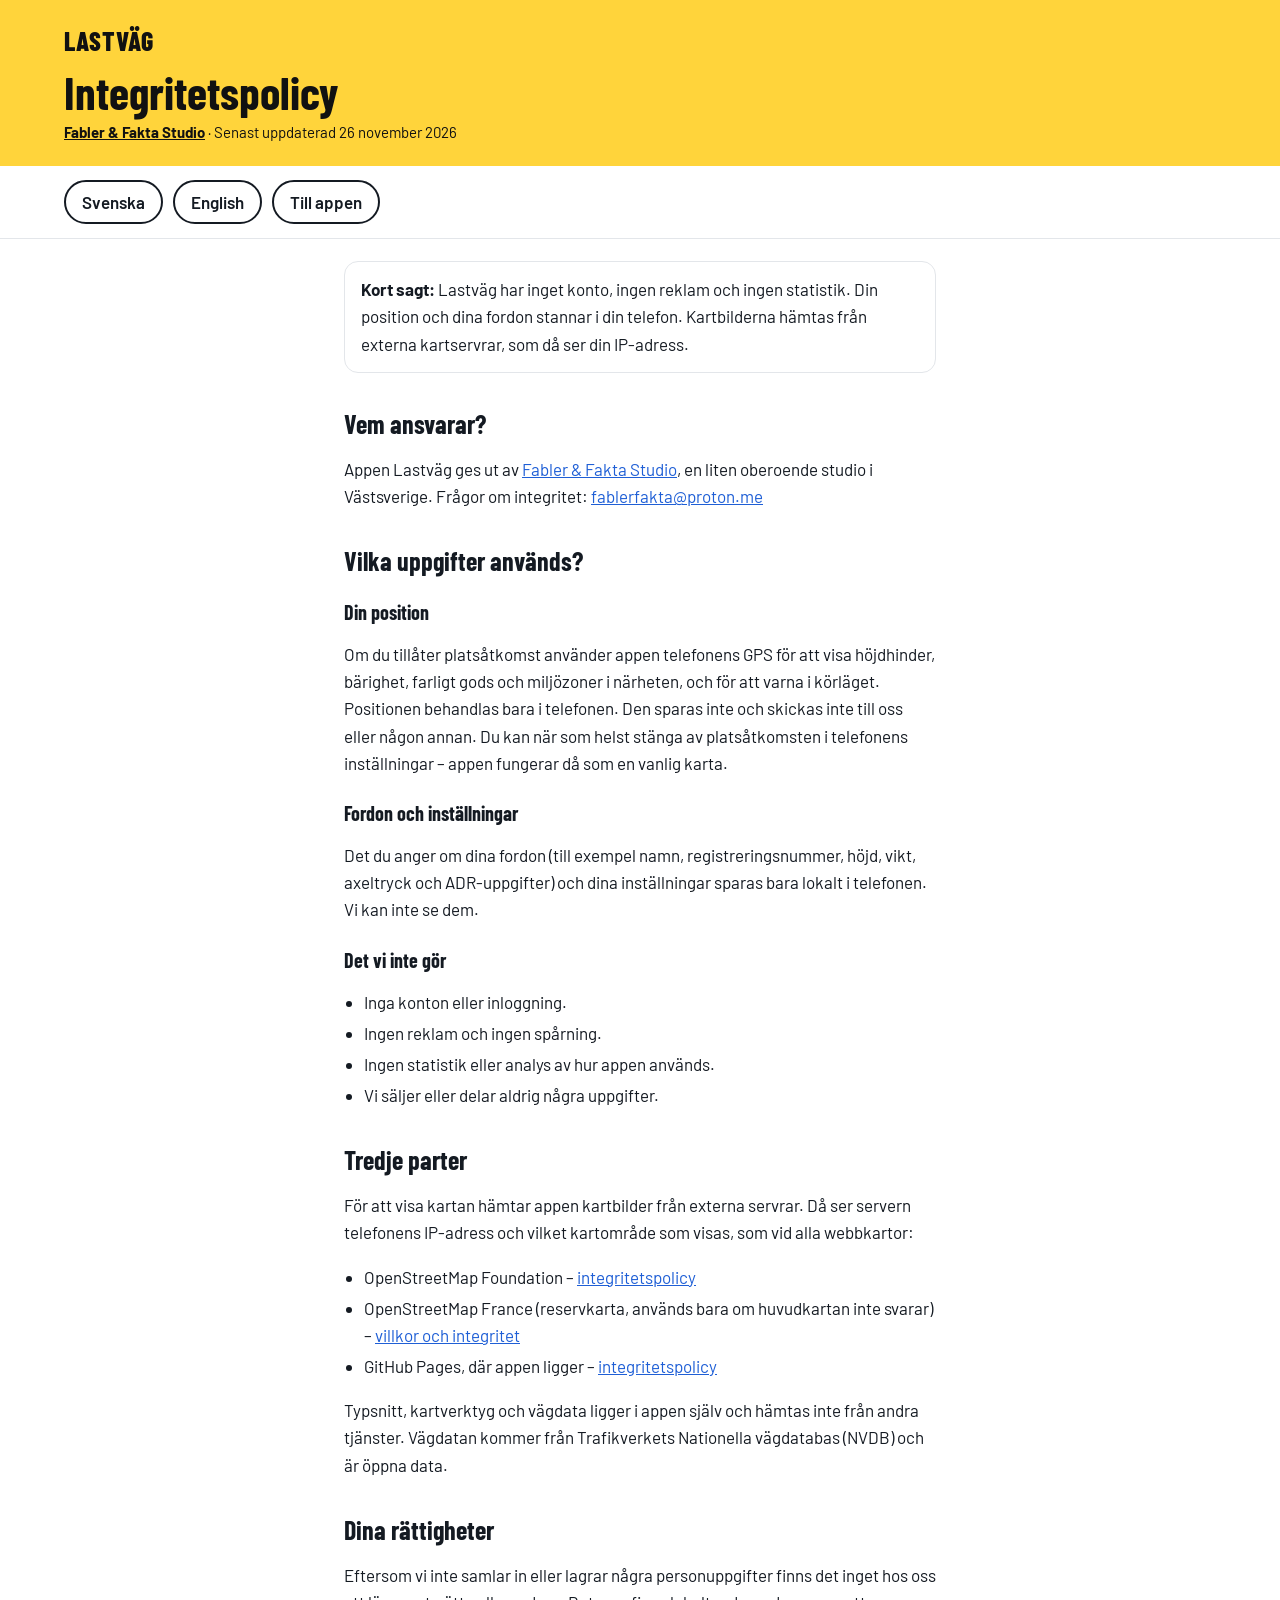
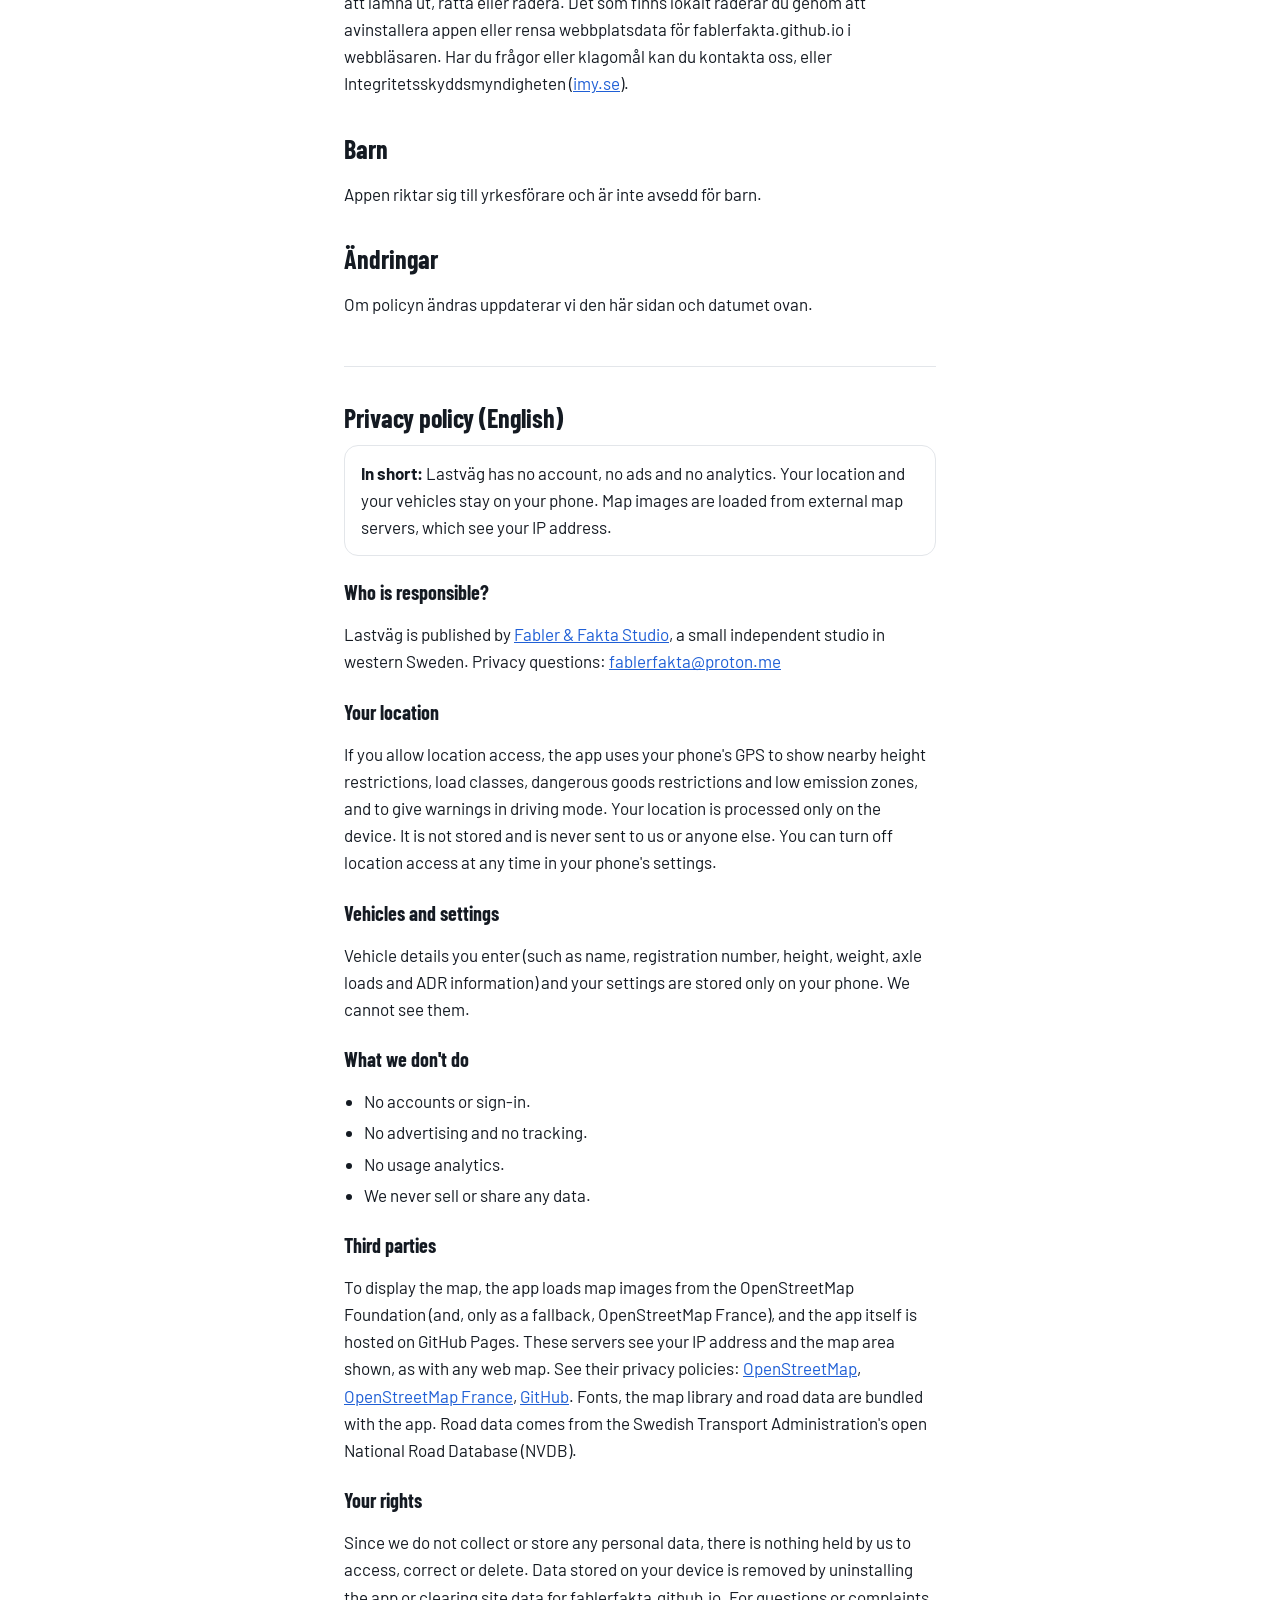
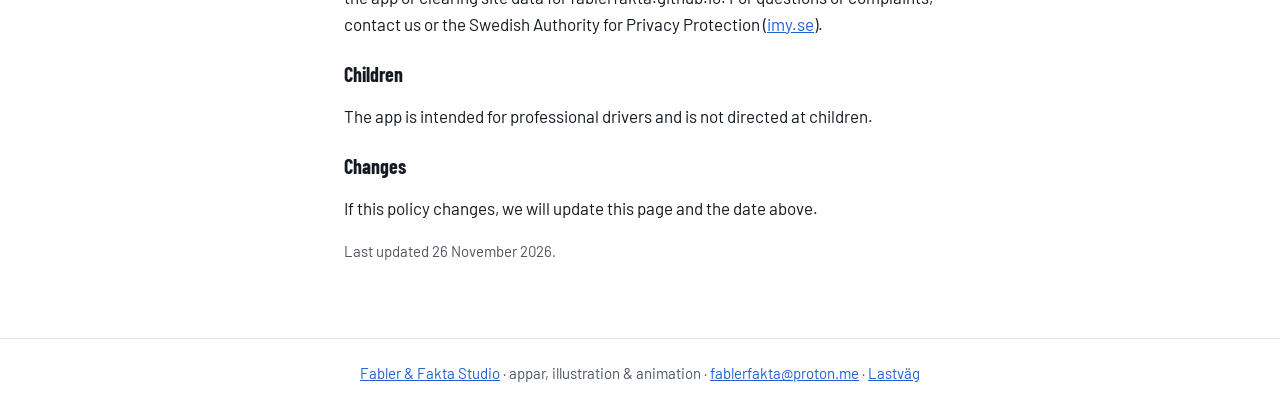
<file: integritet.html>
<!DOCTYPE html>
<html lang="sv">
<head>
<meta charset="utf-8">
<meta name="viewport" content="width=device-width, initial-scale=1">
<title>Integritetspolicy – Lastväg</title>
<meta name="description" content="Integritetspolicy för appen Lastväg från Fabler & Fakta Studio.">
<link rel="icon" href="icon.svg" type="image/svg+xml">
<link rel="stylesheet" href="lib/fonts/fonts.css">
<style>
  /* Integritetspolicy – samma uttryck som appen: gul vägskylt, svart text, lugn läsning */
  :root{color-scheme:light dark;--bg:light-dark(#ffffff,#0F1318);--ink:light-dark(#141A22,#E9ECF1);--muted:light-dark(#4D5562,#A3ACB9);--linje:light-dark(#E3E6EA,#2A313C);--lank:light-dark(#1F5FD6,#8DB5FF)}
  *{box-sizing:border-box}
  body{margin:0;background:var(--bg);color:var(--ink);font:17px/1.6 'Barlow',system-ui,sans-serif}
  header{background:#FFD43B;color:#111;padding:28px max(5vw,18px) 22px}
  header .brand{font:800 26px/1 'Barlow Condensed',system-ui,sans-serif;letter-spacing:1px}
  header h1{margin:14px 0 4px;font:700 clamp(32px,6vw,46px)/1.05 'Barlow Condensed',system-ui,sans-serif}
  header p{margin:0;font-size:15px}
  nav.sprak{display:flex;gap:10px;flex-wrap:wrap;padding:14px max(5vw,18px);border-bottom:1px solid var(--linje)}
  nav.sprak a{display:inline-flex;align-items:center;min-height:44px;padding:0 16px;border-radius:999px;border:2px solid currentColor;color:var(--ink);text-decoration:none;font-weight:600}
  main{max-width:720px;margin:0 auto;padding:10px max(5vw,18px) 60px}
  h2{font:700 26px/1.15 'Barlow Condensed',system-ui,sans-serif;margin:36px 0 6px}
  h3{font:700 20px/1.2 'Barlow Condensed',system-ui,sans-serif;margin:24px 0 4px}
  a{color:var(--lank)}
  ul{padding-left:20px}
  li{margin:4px 0}
  .kort{border:1px solid var(--linje);border-radius:14px;padding:14px 16px;margin:12px 0}
  .muted{color:var(--muted);font-size:15px}
  header a.studio{color:#111;font-weight:700}
  .sidfot{border-top:1px solid var(--linje);padding:22px max(5vw,18px) 34px;text-align:center;font-size:15px;color:var(--muted)}
  .sidfot a{color:var(--lank)}
  hr{border:0;border-top:1px solid var(--linje);margin:48px 0 0}
</style>
</head>
<body>
<header>
  <div class="brand">LASTVÄG</div>
  <h1>Integritetspolicy</h1>
  <p><a class="studio" href="https://fablerfakta.github.io">Fabler &amp; Fakta Studio</a> · Senast uppdaterad 26 november 2026</p>
</header>
<nav class="sprak" aria-label="Språk"><a href="#sv">Svenska</a><a href="#en">English</a><a href="./">Till appen</a></nav>

<main>
<section id="sv" lang="sv">
  <div class="kort"><b>Kort sagt:</b> Lastväg har inget konto, ingen reklam och ingen statistik. Din position och dina fordon stannar i din telefon. Kartbilderna hämtas från externa kartservrar, som då ser din IP-adress.</div>

  <h2>Vem ansvarar?</h2>
  <p>Appen Lastväg ges ut av <a href="https://fablerfakta.github.io">Fabler &amp; Fakta Studio</a>, en liten oberoende studio i Västsverige. Frågor om integritet: <a href="mailto:fablerfakta@proton.me">fablerfakta@proton.me</a></p>

  <h2>Vilka uppgifter används?</h2>
  <h3>Din position</h3>
  <p>Om du tillåter platsåtkomst använder appen telefonens GPS för att visa höjdhinder, bärighet, farligt gods och miljözoner i närheten, och för att varna i körläget. Positionen behandlas bara i telefonen. Den sparas inte och skickas inte till oss eller någon annan. Du kan när som helst stänga av platsåtkomsten i telefonens inställningar – appen fungerar då som en vanlig karta.</p>
  <h3>Fordon och inställningar</h3>
  <p>Det du anger om dina fordon (till exempel namn, registreringsnummer, höjd, vikt, axeltryck och ADR-uppgifter) och dina inställningar sparas bara lokalt i telefonen. Vi kan inte se dem.</p>
  <h3>Det vi inte gör</h3>
  <ul>
    <li>Inga konton eller inloggning.</li>
    <li>Ingen reklam och ingen spårning.</li>
    <li>Ingen statistik eller analys av hur appen används.</li>
    <li>Vi säljer eller delar aldrig några uppgifter.</li>
  </ul>

  <h2>Tredje parter</h2>
  <p>För att visa kartan hämtar appen kartbilder från externa servrar. Då ser servern telefonens IP-adress och vilket kartområde som visas, som vid alla webbkartor:</p>
  <ul>
    <li>OpenStreetMap Foundation – <a href="https://osmfoundation.org/wiki/Privacy_Policy" target="_blank" rel="noopener">integritetspolicy</a></li>
    <li>OpenStreetMap France (reservkarta, används bara om huvudkartan inte svarar) – <a href="https://www.openstreetmap.fr/mentions-legales/" target="_blank" rel="noopener">villkor och integritet</a></li>
    <li>GitHub Pages, där appen ligger – <a href="https://docs.github.com/en/site-policy/privacy-policies/github-general-privacy-statement" target="_blank" rel="noopener">integritetspolicy</a></li>
  </ul>
  <p>Typsnitt, kartverktyg och vägdata ligger i appen själv och hämtas inte från andra tjänster. Vägdatan kommer från Trafikverkets Nationella vägdatabas (NVDB) och är öppna data.</p>

  <h2>Dina rättigheter</h2>
  <p>Eftersom vi inte samlar in eller lagrar några personuppgifter finns det inget hos oss att lämna ut, rätta eller radera. Det som finns lokalt raderar du genom att avinstallera appen eller rensa webbplatsdata för fablerfakta.github.io i webbläsaren. Har du frågor eller klagomål kan du kontakta oss, eller Integritetsskyddsmyndigheten (<a href="https://www.imy.se" target="_blank" rel="noopener">imy.se</a>).</p>

  <h2>Barn</h2>
  <p>Appen riktar sig till yrkesförare och är inte avsedd för barn.</p>

  <h2>Ändringar</h2>
  <p>Om policyn ändras uppdaterar vi den här sidan och datumet ovan.</p>
</section>

<hr>

<section id="en" lang="en">
  <h2>Privacy policy (English)</h2>
  <div class="kort"><b>In short:</b> Lastväg has no account, no ads and no analytics. Your location and your vehicles stay on your phone. Map images are loaded from external map servers, which see your IP address.</div>

  <h3>Who is responsible?</h3>
  <p>Lastväg is published by <a href="https://fablerfakta.github.io">Fabler &amp; Fakta Studio</a>, a small independent studio in western Sweden. Privacy questions: <a href="mailto:fablerfakta@proton.me">fablerfakta@proton.me</a></p>

  <h3>Your location</h3>
  <p>If you allow location access, the app uses your phone's GPS to show nearby height restrictions, load classes, dangerous goods restrictions and low emission zones, and to give warnings in driving mode. Your location is processed only on the device. It is not stored and is never sent to us or anyone else. You can turn off location access at any time in your phone's settings.</p>

  <h3>Vehicles and settings</h3>
  <p>Vehicle details you enter (such as name, registration number, height, weight, axle loads and ADR information) and your settings are stored only on your phone. We cannot see them.</p>

  <h3>What we don't do</h3>
  <ul>
    <li>No accounts or sign-in.</li>
    <li>No advertising and no tracking.</li>
    <li>No usage analytics.</li>
    <li>We never sell or share any data.</li>
  </ul>

  <h3>Third parties</h3>
  <p>To display the map, the app loads map images from the OpenStreetMap Foundation (and, only as a fallback, OpenStreetMap France), and the app itself is hosted on GitHub Pages. These servers see your IP address and the map area shown, as with any web map. See their privacy policies:
    <a href="https://osmfoundation.org/wiki/Privacy_Policy" target="_blank" rel="noopener">OpenStreetMap</a>,
    <a href="https://www.openstreetmap.fr/mentions-legales/" target="_blank" rel="noopener">OpenStreetMap France</a>,
    <a href="https://docs.github.com/en/site-policy/privacy-policies/github-general-privacy-statement" target="_blank" rel="noopener">GitHub</a>.
    Fonts, the map library and road data are bundled with the app. Road data comes from the Swedish Transport Administration's open National Road Database (NVDB).</p>

  <h3>Your rights</h3>
  <p>Since we do not collect or store any personal data, there is nothing held by us to access, correct or delete. Data stored on your device is removed by uninstalling the app or clearing site data for fablerfakta.github.io. For questions or complaints, contact us or the Swedish Authority for Privacy Protection (<a href="https://www.imy.se" target="_blank" rel="noopener">imy.se</a>).</p>

  <h3>Children</h3>
  <p>The app is intended for professional drivers and is not directed at children.</p>

  <h3>Changes</h3>
  <p>If this policy changes, we will update this page and the date above.</p>
  <p class="muted">Last updated 26 November 2026.</p>
</section>
</main>
<footer class="sidfot">
  <a href="https://fablerfakta.github.io">Fabler &amp; Fakta Studio</a> · appar, illustration &amp; animation · <a href="mailto:fablerfakta@proton.me">fablerfakta@proton.me</a> · <a href="./">Lastväg</a>
</footer>
</body>
</html>
</file>
<file: lib/fonts/fonts.css>
/* Barlow och Barlow Condensed – SIL Open Font License 1.1 (se OFL.txt). Lokala kopior, inga anrop till Google. */
@font-face{font-family:'Barlow';font-style:normal;font-weight:400;font-display:swap;src:url('Barlow-Regular.woff') format('woff')}
@font-face{font-family:'Barlow';font-style:normal;font-weight:500;font-display:swap;src:url('Barlow-Medium.woff') format('woff')}
@font-face{font-family:'Barlow';font-style:normal;font-weight:600;font-display:swap;src:url('Barlow-SemiBold.woff') format('woff')}
@font-face{font-family:'Barlow';font-style:normal;font-weight:700;font-display:swap;src:url('Barlow-Bold.woff') format('woff')}
@font-face{font-family:'Barlow Condensed';font-style:normal;font-weight:600;font-display:swap;src:url('BarlowCondensed-SemiBold.woff') format('woff')}
@font-face{font-family:'Barlow Condensed';font-style:normal;font-weight:700;font-display:swap;src:url('BarlowCondensed-Bold.woff') format('woff')}
@font-face{font-family:'Barlow Condensed';font-style:normal;font-weight:800;font-display:swap;src:url('BarlowCondensed-ExtraBold.woff') format('woff')}
</file>
